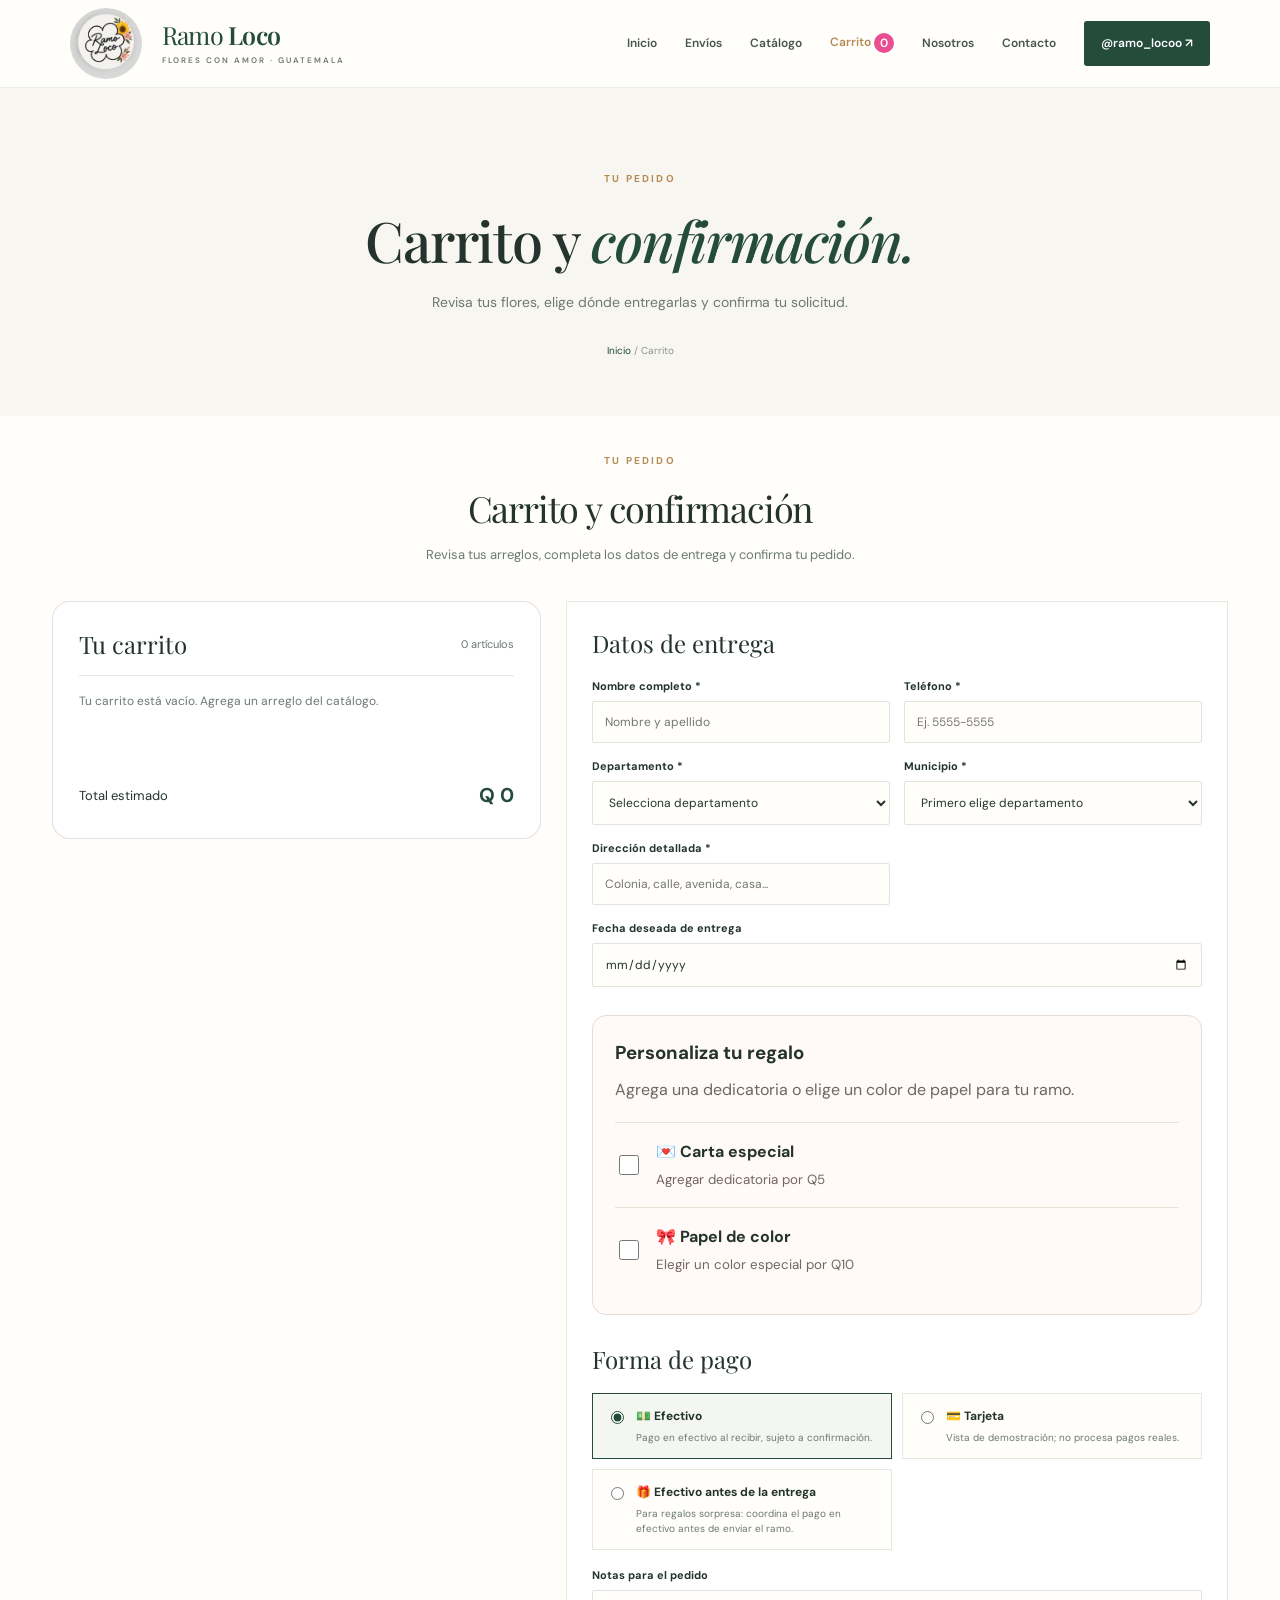
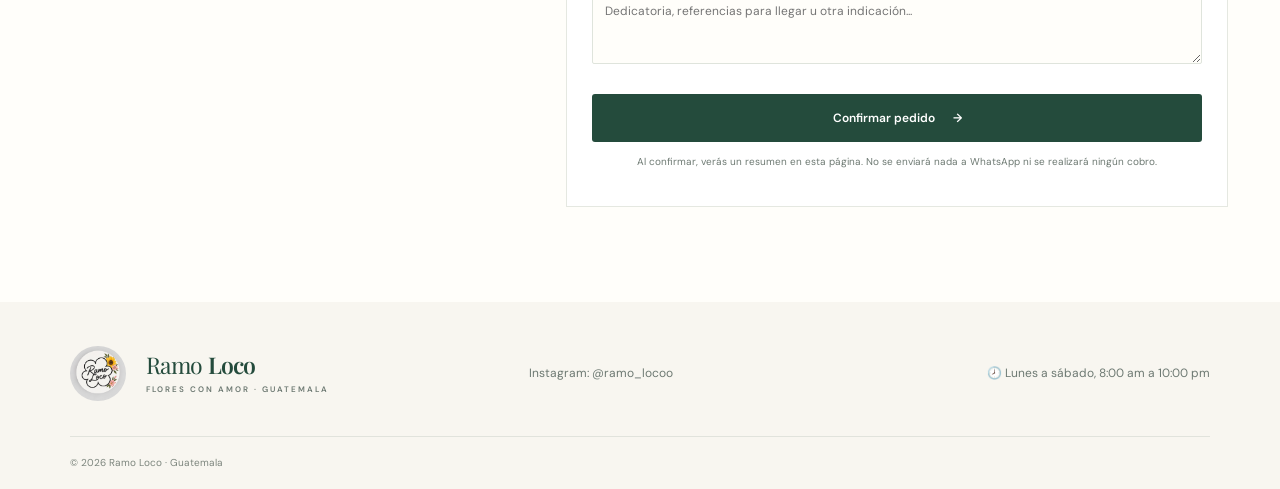
<file: carrito.html>
<!DOCTYPE html>
<html lang="es">
 <head>
  <meta charset="utf-8"/>
  <meta content="width=device-width, initial-scale=1.0" name="viewport"/>
  <title>
   Carrito | Ramo Loco
  </title>
  <link href="https://fonts.googleapis.com/css2?family=DM+Sans:wght@400;500;600;700&amp;family=Playfair+Display:wght@500;600;700&amp;display=swap" rel="stylesheet"/>
  <link href="styles.css" rel="stylesheet"/>
 </head>
 <body>
  <header class="site-header">
   <a class="brand" href="index.html">
    <img alt="Logo Ramo Loco" class="brand-logo" loading="lazy" src="logo-ramo-loco.png"/>
    <span>
     Ramo
     <b>
      Loco
     </b>
     <small>
      FLORES CON AMOR · GUATEMALA
     </small>
    </span>
   </a>
   <button aria-label="Abrir menú" class="menu-toggle" onclick="toggleMenu()">
    ☰
   </button>
   <nav class="nav" id="nav">
    <a href="index.html">
     Inicio
    </a>
    <a href="envios.html">
     Envíos
    </a>
    <a href="catalogo.html">
     Catálogo
    </a>
    <a class="active" href="carrito.html">
     Carrito
     <span class="cart-nav-count" id="cartNavCount">
      0
     </span>
    </a>
    <a href="nosotros.html">
     Nosotros
    </a>
    <a href="contacto.html">
     Contacto
    </a>
    <a class="nav-cta" href="https://www.instagram.com/ramo_locoo/" rel="noopener noreferrer" target="_blank">
     @ramo_locoo ↗
    </a>
   </nav>
  </header>
  <main>
   <section class="page-hero">
    <span class="eyebrow">
     TU PEDIDO
    </span>
    <h1>
     Carrito y
     <em>
      confirmación.
     </em>
    </h1>
    <p>
     Revisa tus flores, elige dónde entregarlas y confirma tu solicitud.
    </p>
    <div class="breadcrumbs">
     <a href="index.html">
      Inicio
     </a>
     / Carrito
    </div>
   </section>
   <section class="checkout-area section-wrap" id="checkout">
    <div class="checkout-heading">
     <span class="eyebrow">
      TU PEDIDO
     </span>
     <h2>
      Carrito y confirmación
     </h2>
     <p>
      Revisa tus arreglos, completa los datos de entrega y confirma tu pedido.
     </p>
    </div>
    <div class="checkout-layout">
     <section class="cart-panel">
      <div class="panel-title">
       <h3>
        Tu carrito
       </h3>
       <span id="cartCount">
        0 artículos
       </span>
      </div>
      <div class="cart-items" id="cartItems">
       <p class="empty-cart">
        Tu carrito está vacío. Agrega un arreglo del catálogo.
       </p>
      </div>
      <div class="cart-total">
       <span>
        Total estimado
       </span>
       <strong id="cartTotal">
        Q 0
       </strong>
      </div>
     </section>
     <form class="order-form" id="orderForm" onsubmit="confirmOrder(event)">
      <h3>
       Datos de entrega
      </h3>
      <div class="form-grid">
       <div class="field">
        <label for="buyerName">
         Nombre completo *
        </label>
        <input id="buyerName" placeholder="Nombre y apellido" required=""/>
       </div>
       <div class="field">
        <label for="buyerPhone">
         Teléfono *
        </label>
        <input id="buyerPhone" placeholder="Ej. 5555-5555" required="" type="tel"/>
       </div>
       <div class="field">
        <label for="department">
         Departamento *
        </label>
        <select id="department" onchange="updateMunicipalities()" required="">
         <option value="">
          Selecciona departamento
         </option>
        </select>
       </div>
       <div class="field">
        <label for="municipality">
         Municipio *
        </label>
        <select id="municipality" onchange="updateZones()" required="">
         <option value="">
          Primero elige departamento
         </option>
        </select>
       </div>
       <div class="field">
        <label for="address">
         Dirección detallada *
        </label>
        <input id="address" placeholder="Colonia, calle, avenida, casa..." required=""/>
       </div>
       <div class="field full">
        <label for="deliveryDate">
         Fecha deseada de entrega
        </label>
        <input id="deliveryDate" type="date"/>
       </div>
      </div>
      <section aria-label="Personalización del ramo" class="extras-section">
       <h3>
        Personaliza tu regalo
       </h3>
       <p class="extras-description">
        Agrega una dedicatoria o elige un color de papel para tu ramo.
       </p>
       <label class="extra-toggle">
        <input id="addLetter" onchange="toggleExtras()" type="checkbox"/>
        <span>
         <b>
          💌 Carta especial
         </b>
         <small>
          Agregar dedicatoria por Q5
         </small>
        </span>
       </label>
       <div class="extra-detail" hidden="" id="letterOptions">
        <label for="letterMessage">
         Escribe tu carta especial
        </label>
        <textarea disabled="" id="letterMessage" maxlength="600" placeholder="Escribe aquí el mensaje que acompañará tus flores..." rows="4"></textarea>
        <small>
         Máximo 600 caracteres.
        </small>
       </div>
       <label class="extra-toggle">
        <input id="addPaper" onchange="toggleExtras()" type="checkbox"/>
        <span>
         <b>
          🎀 Papel de color
         </b>
         <small>
          Elegir un color especial por Q10
         </small>
        </span>
       </label>
       <div class="extra-detail" hidden="" id="paperOptions">
        <label for="paperColor">
         Color del papel
        </label>
        <select disabled="" id="paperColor">
         <option value="">
          Selecciona un color
         </option>
         <option>
          Rosa pastel
         </option>
         <option>
          Rosa fuerte
         </option>
         <option>
          Rojo
         </option>
         <option>
          Blanco
         </option>
         <option>
          Negro
         </option>
         <option>
          Crema
         </option>
         <option>
          Lila
         </option>
         <option>
          Celeste
         </option>
         <option>
          Verde
         </option>
         <option>
          Amarillo
         </option>
         <option>
          Otro (indicar en notas)
         </option>
        </select>
       </div>
      </section>
      <h3 class="payment-title">
       Forma de pago
      </h3>
      <div class="payment-options">
       <label class="payment-choice">
        <input checked="" name="payment" onchange="toggleCardFields()" type="radio" value="Efectivo contra entrega"/>
        <span>
         <b>
          💵 Efectivo
         </b>
         <small>
          Pago en efectivo al recibir, sujeto a confirmación.
         </small>
        </span>
       </label>
       <label class="payment-choice">
        <input name="payment" onchange="toggleCardFields()" type="radio" value="Tarjeta (demo)"/>
        <span>
         <b>
          💳 Tarjeta
         </b>
         <small>
          Vista de demostración; no procesa pagos reales.
         </small>
        </span>
       </label>
       <label class="payment-choice">
        <input name="payment" onchange="toggleCardFields()" type="radio" value="Efectivo anticipado (pedido sorpresa)"/>
        <span>
         <b>
          🎁 Efectivo antes de la entrega
         </b>
         <small>
          Para regalos sorpresa: coordina el pago en efectivo antes de enviar el ramo.
         </small>
        </span>
       </label>
      </div>
      <div class="card-demo" hidden="" id="cardFields">
       <div class="demo-warning">
        Modo demostración: no ingreses datos reales de tu tarjeta. Para cobrar de verdad se debe integrar una pasarela de pago segura.
       </div>
       <div class="visual-card">
        <span>
         Ramo Loco
        </span>
        <span class="chip">
         ▦
        </span>
        <strong id="cardPreviewNumber">
         •••• •••• •••• ••••
        </strong>
        <div>
         <span id="cardPreviewName">
          NOMBRE DEL TITULAR
         </span>
         <span id="cardPreviewExpiry">
          MM/AA
         </span>
        </div>
       </div>
       <div class="form-grid">
        <div class="field full">
         <label for="cardName">
          Nombre del titular 
         </label>
         <input autocomplete="off" id="cardName" oninput="updateCardPreview()" placeholder="NOMBRE DEL TITULAR"/>
        </div>
        <div class="field full">
         <label for="cardNumber">
          Número de tarjeta 
         </label>
         <input autocomplete="off" id="cardNumber" inputmode="numeric" maxlength="19" oninput="formatCardNumber()" placeholder="0000 0000 0000 0000"/>
        </div>
        <div class="field">
         <label for="cardExpiry">
          Vencimiento 
         </label>
         <input autocomplete="off" id="cardExpiry" maxlength="5" oninput="formatExpiry();updateCardPreview()" placeholder="MM/AA"/>
        </div>
        <div class="field">
         <label for="cardCvv">
          CVV 
         </label>
         <input autocomplete="off" id="cardCvv" inputmode="numeric" maxlength="4" placeholder="123"/>
        </div>
       </div>
      </div>
      <div class="field">
       <label for="orderNotes">
        Notas para el pedido
       </label>
       <textarea id="orderNotes" placeholder="Dedicatoria, referencias para llegar u otra indicación..." rows="3"></textarea>
      </div>
      <button class="btn btn-primary btn-full confirm-btn" type="submit">
       Confirmar pedido
       <span>
        →
       </span>
      </button>
      <p class="form-note">
       Al confirmar, verás un resumen en esta página. No se enviará nada a WhatsApp ni se realizará ningún cobro.
      </p>
     </form>
    </div>
    <div aria-live="polite" class="confirmation-panel" hidden="" id="confirmation" role="status">
    </div>
   </section>
  </main>
  <footer class="footer">
   <div class="footer-main">
    <a class="brand brand-footer" href="index.html">
     <img alt="Logo Ramo Loco" class="brand-logo" loading="lazy" src="logo-ramo-loco.png"/>
     <span>
      Ramo
      <b>
       Loco
      </b>
      <small>
       FLORES CON AMOR · GUATEMALA
      </small>
     </span>
    </a>
    <p>
     Instagram:
     <a href="https://www.instagram.com/ramo_locoo/" rel="noopener noreferrer" target="_blank">
      @ramo_locoo
     </a>
    </p>
    <p>
     🕗 Lunes a sábado, 8:00 am a 10:00 pm
    </p>
   </div>
   <div class="footer-bottom">
    <span>
     © 2026 Ramo Loco · Guatemala
    </span>
   </div>
  </footer>
  <script src="main.js">
  </script>
 </body>
</html>
</file>
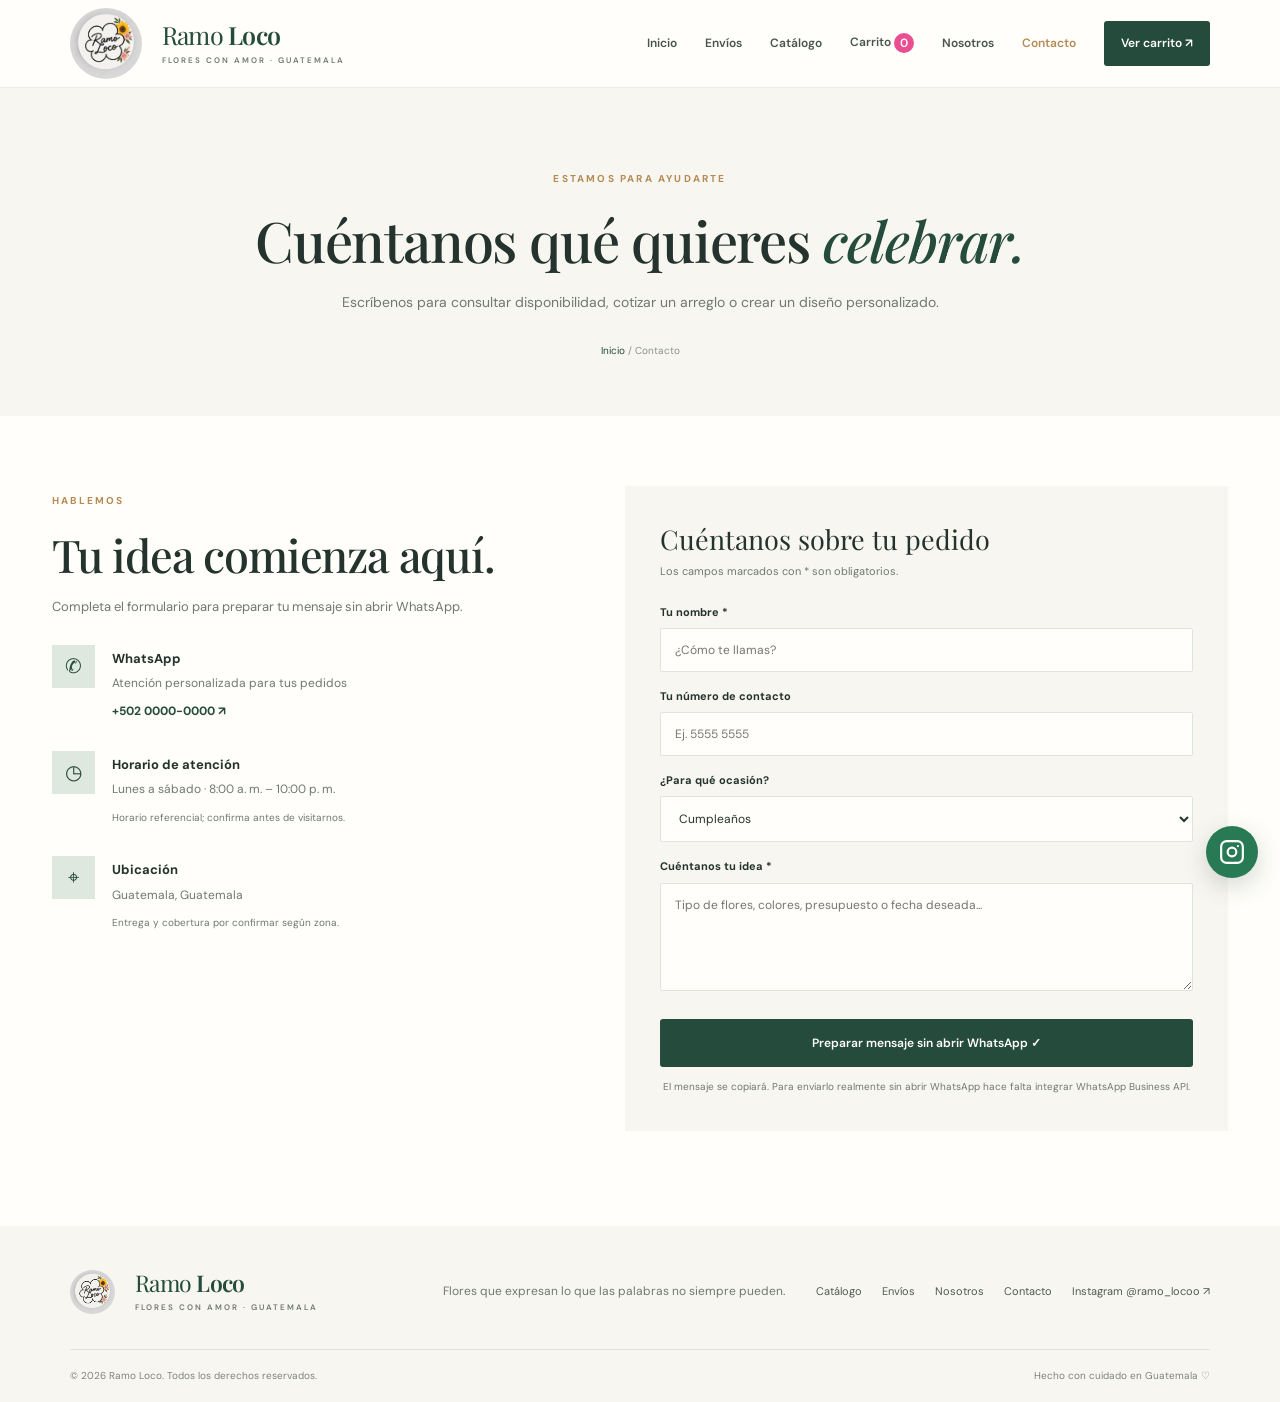
<file: contacto.html>
<!DOCTYPE html>
<html lang="es">
 <head>
  <meta charset="utf-8"/>
  <meta content="width=device-width, initial-scale=1.0" name="viewport"/>
  <title>
   Ramo Loco | Floristería
  </title>
  <link href="https://fonts.googleapis.com/css2?family=DM+Sans:wght@400;500;600;700&amp;family=Playfair+Display:wght@500;600;700&amp;display=swap" rel="stylesheet"/>
  <link href="styles.css" rel="stylesheet"/>
 </head>
 <body>
  <header class="site-header">
   <a class="brand" href="index.html">
    <img alt="Logo Ramo Loco" class="brand-logo" loading="lazy" src="logo-ramo-loco.png"/>
   <span>
     Ramo
     <b>
      Loco
     </b>
     <small>
      FLORES CON AMOR · GUATEMALA
     </small>
    </span>
   </a>
   <button aria-label="Abrir menú" class="menu-toggle" onclick="toggleMenu()">
    ☰
   </button>
   <nav class="nav" id="nav">
    <a href="index.html">
     Inicio
    </a>
    <a href="envios.html">
     Envíos
    </a>
    <a href="catalogo.html">
     Catálogo
    </a>
    <a href="carrito.html">
     Carrito
     <span class="cart-nav-count" id="cartNavCount">
      0
     </span>
    </a>
    
    <a href="nosotros.html">
     Nosotros
    </a>
    <a class="active" href="contacto.html">
     Contacto
    </a>
    <a class="nav-cta" href="carrito.html">
     Ver carrito ↗
    </a>
   </nav>
  </header>
  <main>
   <section class="page-hero">
    <span class="eyebrow">
     ESTAMOS PARA AYUDARTE
    </span>
    <h1>
     Cuéntanos qué quieres
     <em>
      celebrar.
     </em>
    </h1>
    <p>
     Escríbenos para consultar disponibilidad, cotizar un arreglo o crear un diseño personalizado.
    </p>
    <div class="breadcrumbs">
     <a href="index.html">
      Inicio
     </a>
     / Contacto
    </div>
   </section>
   <section class="contact-layout section-wrap">
    <div class="contact-details">
     <span class="eyebrow">
      HABLEMOS
     </span>
     <h2>
      Tu idea comienza aquí.
     </h2>
     <p class="muted">
      Completa el formulario para preparar tu mensaje sin abrir WhatsApp.
     </p>
     <div class="contact-method">
      <span>
       ✆
      </span>
      <div>
       <b>
        WhatsApp
       </b>
       <p>
        Atención personalizada para tus pedidos
       </p>
       <a href="https://www.instagram.com/ramo_locoo/" rel="noopener noreferrer" target="_blank">
        +502 0000-0000 ↗
       </a>
      </div>
     </div>
     <div class="contact-method">
      <span>
       ◷
      </span>
      <div>
       <b>
        Horario de atención
       </b>
       <p>
        Lunes a sábado · 8:00 a. m. – 10:00 p. m.
       </p>
       <small>
        Horario referencial; confirma antes de visitarnos.
       </small>
      </div>
     </div>
     <div class="contact-method">
      <span>
       ⌖
      </span>
      <div>
       <b>
        Ubicación
       </b>
       <p>
        Guatemala, Guatemala
       </p>
       <small>
        Entrega y cobertura por confirmar según zona.
       </small>
      </div>
     </div>
    </div>
    <form class="contact-form" onsubmit="sendWhatsApp(event)">
     <h3>
      Cuéntanos sobre tu pedido
     </h3>
     <p>
      Los campos marcados con * son obligatorios.
     </p>
     <label for="name">
      Tu nombre *
     </label>
     <input id="name" name="name" placeholder="¿Cómo te llamas?" required=""/>
     <label for="phone">
      Tu número de contacto
     </label>
     <input id="phone" name="phone" placeholder="Ej. 5555 5555" type="tel"/>
     <label for="occasion">
      ¿Para qué ocasión?
     </label>
     <select id="occasion" name="occasion">
      <option>
       Cumpleaños
      </option>
      <option>
       Aniversario
      </option>
      <option>
       Graduación
      </option>
      <option>
       Agradecimiento
      </option>
      <option>
       Condolencias
      </option>
      <option>
       Solo porque sí
      </option>
      <option>
       Otra ocasión
      </option>
     </select>
     <label for="message">
      Cuéntanos tu idea *
     </label>
     <textarea id="message" name="message" placeholder="Tipo de flores, colores, presupuesto o fecha deseada..." required="" rows="5"></textarea>
     <button class="btn btn-primary btn-full" type="submit">
      Preparar mensaje sin abrir WhatsApp ✓
     </button>
     <small class="form-note">
      El mensaje se copiará. Para enviarlo realmente sin abrir WhatsApp hace falta integrar WhatsApp Business API.
     </small>
     <div aria-live="polite" class="confirmation-panel" hidden="" id="contactStatus">
     </div>
    </form>
   </section>
  </main>
  <footer class="footer">
   <div class="footer-main">
    <a class="brand brand-footer" href="index.html">
     <img alt="Logo Ramo Loco" class="brand-logo" loading="lazy" src="logo-ramo-loco.png"/>
     <span>
     Ramo
     <b>
      Loco
     </b>
     <small>
      FLORES CON AMOR · GUATEMALA
     </small>
    </span>
    </a>
    <p>
     Flores que expresan lo que las palabras no siempre pueden.
    </p>
    <div class="footer-links">
     <a href="catalogo.html">
      Catálogo
     </a>
     
     <a href="envios.html">
      Envíos
     </a>
     <a href="nosotros.html">
      Nosotros
     </a>
     <a href="contacto.html">
      Contacto
     </a>
     <a href="https://www.instagram.com/ramo_locoo/" rel="noopener noreferrer" target="_blank">
      Instagram @ramo_locoo ↗
     </a>
    </div>
   </div>
   <div class="footer-bottom">
    <span>
     © 2026 Ramo Loco. Todos los derechos reservados.
    </span>
    <span>
     Hecho con cuidado en Guatemala ♡
    </span>
   </div>
  </footer>
  <a class="whatsapp-float"
   href="https://www.instagram.com/ramo_locoo/"
   target="_blank"
   rel="noopener noreferrer"
   aria-label="Visitar Instagram de Ramo Loco">

  <svg xmlns="http://www.w3.org/2000/svg"
       width="26"
       height="26"
       viewBox="0 0 24 24"
       fill="none"
       stroke="currentColor"
       stroke-width="2"
       stroke-linecap="round"
       stroke-linejoin="round">

    <rect x="2" y="2" width="20" height="20" rx="5"/>
    <circle cx="12" cy="12" r="4"/>
    <circle cx="17.5" cy="6.5" r="1" fill="currentColor" stroke="none"/>

  </svg>
</a>
  <script src="main.js">
  </script>
  <script>
   async function sendWhatsApp(e){e.preventDefault();const f=e.currentTarget;const data=new FormData(f);const name=(data.get('name')||'').toString();const phone=(data.get('phone')||'').toString();const occasion=(data.get('occasion')||'').toString();const message=(data.get('message')||'').toString();const text=`Hola Ramo Loco, soy ${name}.\nTeléfono: ${phone}\nOcasión: ${occasion}\nMensaje: ${message}`;const status=document.getElementById('contactStatus');let copied=false;try{await navigator.clipboard.writeText(text);copied=true;}catch(err){}status.replaceChildren();const title=document.createElement('h3');title.textContent=copied?'Mensaje copiado ✓':'Mensaje preparado';const p=document.createElement('p');p.textContent='No se abrió WhatsApp ni se envió el mensaje automáticamente. Puedes copiarlo y compartirlo:';const textarea=document.createElement('textarea');textarea.rows=5;textarea.readOnly=true;textarea.value=text;const btn=document.createElement('button');btn.type='button';btn.className='btn btn-primary';btn.textContent='Copiar mensaje';btn.addEventListener('click',async()=>{try{await navigator.clipboard.writeText(text);btn.textContent='Copiado ✓';}catch(e){textarea.focus();textarea.select();}});status.append(title,p,textarea,btn);status.hidden=false;status.scrollIntoView({behavior:'smooth',block:'center'});}
  </script>
 </body>
</html>
</file>
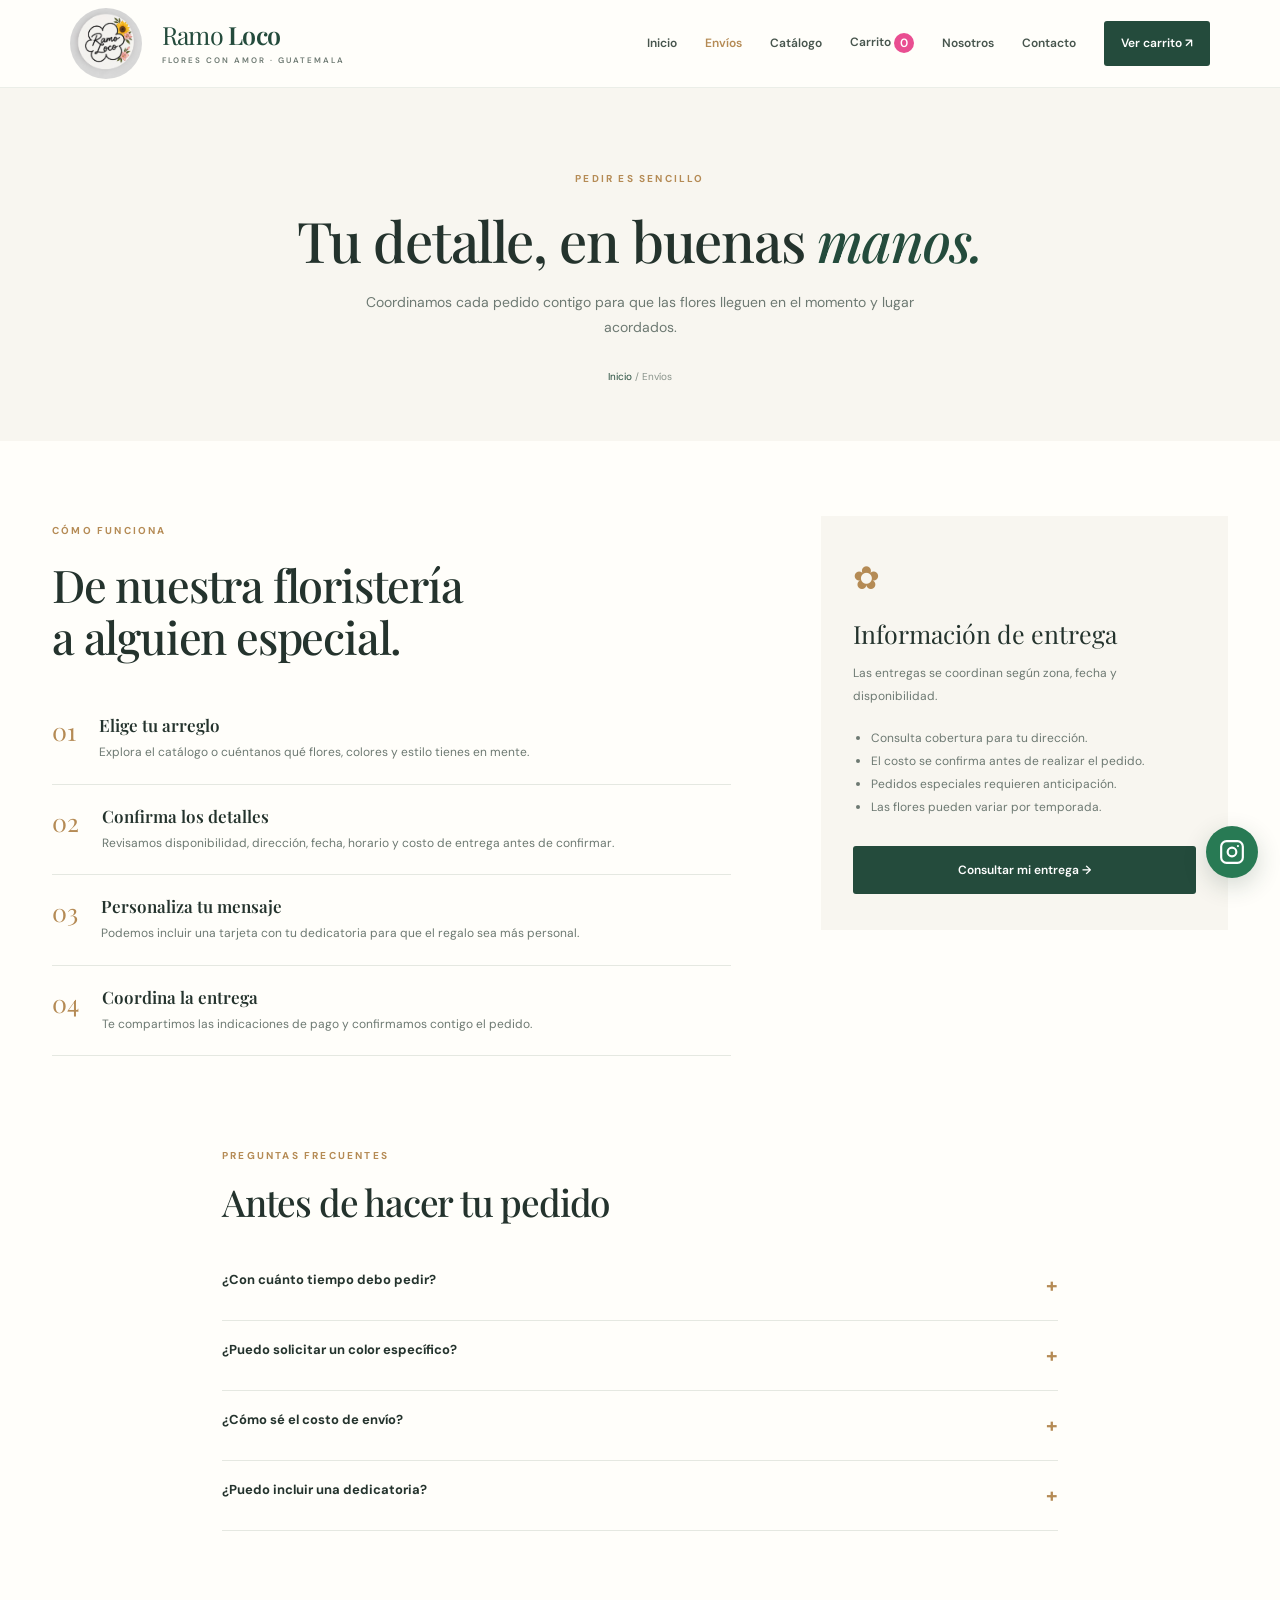
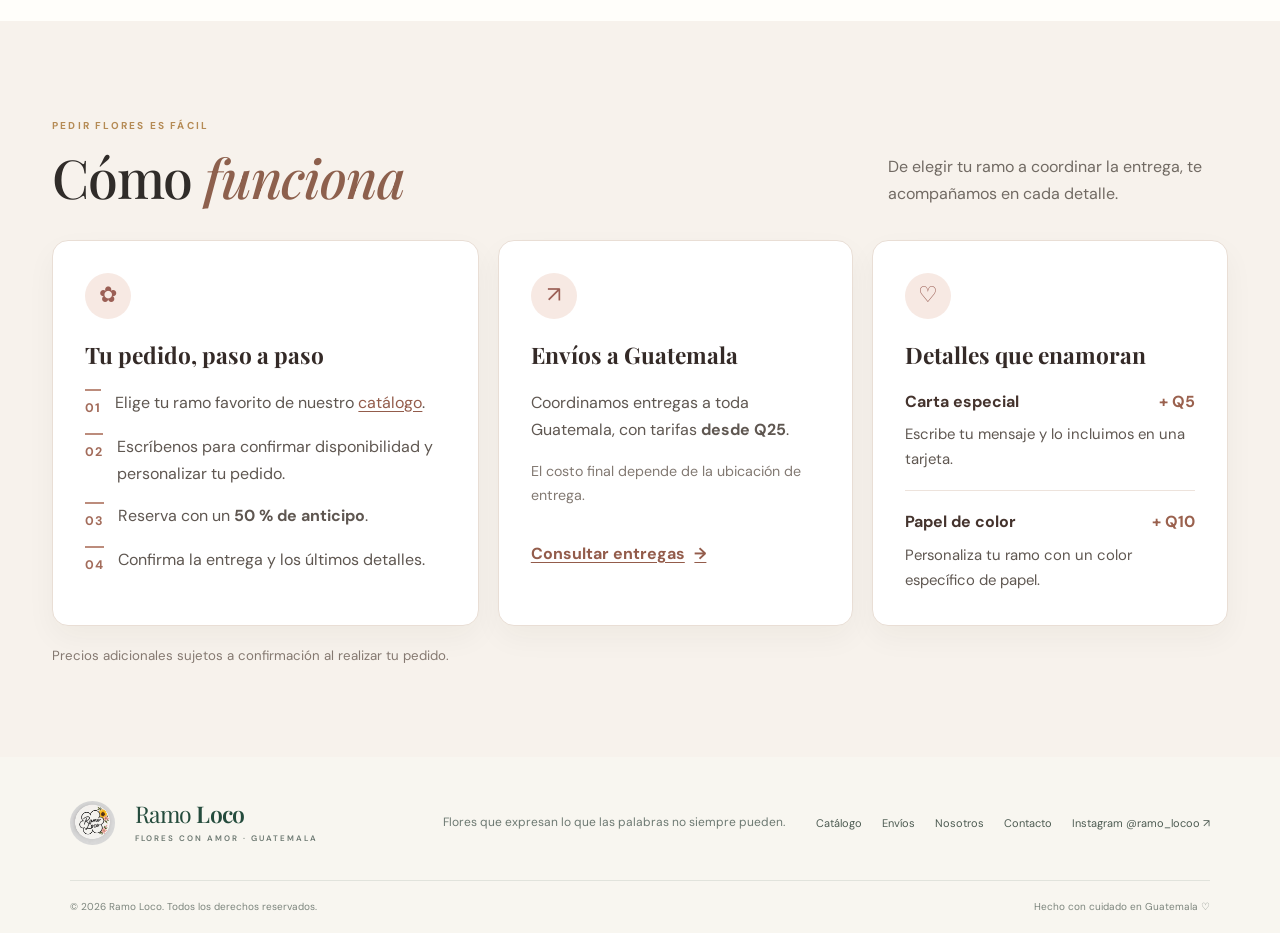
<file: envios.html>
<!DOCTYPE html>
<html lang="es">
 <head>
  <meta charset="utf-8"/>
  <meta content="width=device-width, initial-scale=1.0" name="viewport"/>
  <title>
   Ramo Loco | Floristería
  </title>
  <link href="https://fonts.googleapis.com/css2?family=DM+Sans:wght@400;500;600;700&amp;family=Playfair+Display:wght@500;600;700&amp;display=swap" rel="stylesheet"/>
  <link href="styles.css" rel="stylesheet"/>
 </head>
 <body>
  <header class="site-header">
   <a class="brand" href="index.html">
    <img alt="Logo Ramo Loco" class="brand-logo" loading="lazy" src="logo-ramo-loco.png"/>
   <span>
     Ramo
     <b>
      Loco
     </b>
     <small>
      FLORES CON AMOR · GUATEMALA
     </small>
    </span>
   </a>
   <button aria-label="Abrir menú" class="menu-toggle" onclick="toggleMenu()">
    ☰
   </button>
   <nav class="nav" id="nav">
    <a href="index.html">
     Inicio
    </a>
     <a class="active" href="envios.html">
     Envíos
    </a>
    <a href="catalogo.html">
     Catálogo
    </a>
    <a href="carrito.html">
     Carrito
     <span class="cart-nav-count" id="cartNavCount">
      0
     </span>
    </a>
   
    <a href="nosotros.html">
     Nosotros
    </a>
    <a href="contacto.html">
     Contacto
    </a>
    <a class="nav-cta" href="carrito.html">
     Ver carrito ↗
    </a>
   </nav>
  </header>
  <main>
   <section class="page-hero">
    <span class="eyebrow">
     PEDIR ES SENCILLO
    </span>
    <h1>
     Tu detalle, en buenas
     <em>
      manos.
     </em>
    </h1>
    <p>
     Coordinamos cada pedido contigo para que las flores lleguen en el momento y lugar acordados.
    </p>
    <div class="breadcrumbs">
     <a href="index.html">
      Inicio
     </a>
     / Envíos
    </div>
   </section>
   <section class="section-wrap shipping-layout">
    <div class="shipping-main">
     <span class="eyebrow">
      CÓMO FUNCIONA
     </span>
     <h2>
      De nuestra floristería
      <br/>
      a alguien especial.
     </h2>
     <div class="steps">
      <article>
       <span>
        01
       </span>
       <div>
        <h3>
         Elige tu arreglo
        </h3>
        <p>
         Explora el catálogo o cuéntanos qué flores, colores y estilo tienes en mente.
        </p>
       </div>
      </article>
      <article>
       <span>
        02
       </span>
       <div>
        <h3>
         Confirma los detalles
        </h3>
        <p>
         Revisamos disponibilidad, dirección, fecha, horario y costo de entrega antes de confirmar.
        </p>
       </div>
      </article>
      <article>
       <span>
        03
       </span>
       <div>
        <h3>
         Personaliza tu mensaje
        </h3>
        <p>
         Podemos incluir una tarjeta con tu dedicatoria para que el regalo sea más personal.
        </p>
       </div>
      </article>
      <article>
       <span>
        04
       </span>
       <div>
        <h3>
         Coordina la entrega
        </h3>
        <p>
         Te compartimos las indicaciones de pago y confirmamos contigo el pedido.
        </p>
       </div>
      </article>
     </div>
    </div>
    <aside class="shipping-card">
     <div class="shipping-icon">
      ✿
     </div>
     <h3>
      Información de entrega
     </h3>
     <p>
      Las entregas se coordinan según zona, fecha y disponibilidad.
     </p>
     <ul>
      <li>
       Consulta cobertura para tu dirección.
      </li>
      <li>
       El costo se confirma antes de realizar el pedido.
      </li>
      <li>
       Pedidos especiales requieren anticipación.
      </li>
      <li>
       Las flores pueden variar por temporada.
      </li>
     </ul>
     <a class="btn btn-primary btn-full" href="contacto.html">
      Consultar mi entrega →
     </a>
    </aside>
   </section>
   <section class="faq section-wrap">
    <span class="eyebrow">
     PREGUNTAS FRECUENTES
    </span>
    <h2>
     Antes de hacer tu pedido
    </h2>
    <details>
     <summary>
      ¿Con cuánto tiempo debo pedir?
     </summary>
     <p>
      Para arreglos personalizados recomendamos consultar con anticipación. La disponibilidad puede cambiar según la fecha.
     </p>
    </details>
    <details>
     <summary>
      ¿Puedo solicitar un color específico?
     </summary>
     <p>
      Sí. Cuéntanos tu paleta de colores y haremos lo posible por adaptarla a las flores disponibles.
     </p>
    </details>
    <details>
     <summary>
      ¿Cómo sé el costo de envío?
     </summary>
     <p>
      Compártenos la zona o dirección de entrega y te confirmaremos el costo antes de que aceptes el pedido.
     </p>
    </details>
    <details>
     <summary>
      ¿Puedo incluir una dedicatoria?
     </summary>
     <p>
      Claro. Envíanos el texto que deseas incluir y confirmaremos las opciones de tarjeta disponibles.
     </p>
    </details>
   </section>
  
<section class="how-it-works" aria-labelledby="how-title">
  <div class="section-wrap">
    <div class="how-heading">
      <div><span class="eyebrow">PEDIR FLORES ES FÁCIL</span><h2 id="how-title">Cómo <em>funciona</em></h2></div>
      <p>De elegir tu ramo a coordinar la entrega, te acompañamos en cada detalle.</p>
    </div>
    <div class="how-grid">
      <article class="how-card how-steps">
        <span class="how-card-icon" aria-hidden="true">✿</span>
        <h3>Tu pedido, paso a paso</h3>
        <ol class="how-step-list">
          <li><span>01</span><p>Elige tu ramo favorito de nuestro <a href="catalogo.html">catálogo</a>.</p></li>
          <li><span>02</span><p>Escríbenos para confirmar disponibilidad y personalizar tu pedido.</p></li>
          <li><span>03</span><p>Reserva con un <strong>50 % de anticipo</strong>.</p></li>
          <li><span>04</span><p>Confirma la entrega y los últimos detalles.</p></li>
        </ol>
      </article>
      <article class="how-card">
        <span class="how-card-icon" aria-hidden="true">↗</span>
        <h3>Envíos a Guatemala</h3>
        <p>Coordinamos entregas a toda Guatemala, con tarifas <strong>desde Q25</strong>.</p>
        <p class="how-card-muted">El costo final depende de la ubicación de entrega.</p>
        <a class="how-card-link" href="envios.html">Consultar entregas <span aria-hidden="true">→</span></a>
      </article>
      <article class="how-card">
        <span class="how-card-icon" aria-hidden="true">♡</span>
        <h3>Detalles que enamoran</h3>
        <div class="how-extra"><strong>Carta especial <span>+ Q5</span></strong><p>Escribe tu mensaje y lo incluimos en una tarjeta.</p></div>
        <div class="how-extra"><strong>Papel de color <span>+ Q10</span></strong><p>Personaliza tu ramo con un color específico de papel.</p></div>
      </article>
    </div>
    <p class="how-footnote">Precios adicionales sujetos a confirmación al realizar tu pedido.</p>
  </div>
</section>

</main>
  <footer class="footer">
   <div class="footer-main">
    <a class="brand brand-footer" href="index.html">
     <img alt="Logo Ramo Loco" class="brand-logo" loading="lazy" src="logo-ramo-loco.png"/>
    <span>
     Ramo
     <b>
      Loco
     </b>
     <small>
      FLORES CON AMOR · GUATEMALA
     </small>
    </span>
    </a>
    <p>
     Flores que expresan lo que las palabras no siempre pueden.
    </p>
    <div class="footer-links">
     <a href="catalogo.html">
      Catálogo
     </a>
     
     <a href="envios.html">
      Envíos
     </a>
     <a href="nosotros.html">
      Nosotros
     </a>
     <a href="contacto.html">
      Contacto
     </a>
     <a href="https://www.instagram.com/ramo_locoo/" rel="noopener noreferrer" target="_blank">
      Instagram @ramo_locoo ↗
     </a>
    </div>
   </div>
   <div class="footer-bottom">
    <span>
     © 2026 Ramo Loco. Todos los derechos reservados.
    </span>
    <span>
     Hecho con cuidado en Guatemala ♡
    </span>
   </div>
  </footer>
 <a class="whatsapp-float"
   href="https://www.instagram.com/ramo_locoo/"
   target="_blank"
   rel="noopener noreferrer"
   aria-label="Visitar Instagram de Ramo Loco">

  <svg xmlns="http://www.w3.org/2000/svg"
       width="26"
       height="26"
       viewBox="0 0 24 24"
       fill="none"
       stroke="currentColor"
       stroke-width="2"
       stroke-linecap="round"
       stroke-linejoin="round">

    <rect x="2" y="2" width="20" height="20" rx="5"/>
    <circle cx="12" cy="12" r="4"/>
    <circle cx="17.5" cy="6.5" r="1" fill="currentColor" stroke="none"/>

  </svg>
</a>
  <script src="main.js">
  </script>
 </body>
</html>
</file>
<file: styles.css>
:root {
  --forest:#244b3c;
  --forest-dark:#17382d;
  --sage:#dfe8df;
  --cream:#f8f6f0;
  --paper:#fffefa;
  --gold:#b58b55;
  --ink:#24332d;
  --muted:#6d7972;
  --line:#e5e8e1;
  --serif:"Playfair Display",Georgia,serif;
  --sans:"DM Sans",Arial,sans-serif
}

* {
  box-sizing:border-box
}

html {
  scroll-behavior:smooth
}

body {
  margin:0;
  background:var(--paper);
  color:var(--ink);
  font-family:var(--sans);
  line-height:1.65
}

a {
  color:inherit;
  text-decoration:none
}

img {
  display:block;
  width:100%;
  height:100%;
  object-fit:cover
}

.site-header {
  height:88px;
  padding:0 max(5.5%,calc((100% - 1240px)/2));
  display:flex;
  align-items:center;
  justify-content:space-between;
  background:rgba(255,254,250,.97);
  border-bottom:1px solid rgba(36,75,60,.09);
  position:sticky;
  top:0;
  z-index:20
}

.brand {
  display:flex;
  align-items:center;
  gap:10px;
  color:var(--forest);
  font-family:var(--serif);
  font-size:25px;
  line-height:1.05;
  letter-spacing:-.7px
}

.brand b {
  font-weight:600
}

.brand-mark {
  font-size:32px;
  color:var(--gold)
}

.brand small {
  display:block;
  font:600 8px var(--sans);
  letter-spacing:2px;
  color:var(--muted);
  margin-top:7px
}

.nav {
  display:flex;
  align-items:center;
  gap:28px;
  font-size:12px;
  font-weight:600;
  color:#47554d
}

.nav>a:not(.nav-cta) {
  transition:color .2s
}

.nav>a:hover,.nav>a.active {
  color:var(--gold)
}

.nav-cta {
  background:var(--forest);
  color:white;
  padding:13px 17px;
  border-radius:3px
}

.nav-cta:hover {
  background:var(--forest-dark)
}

.menu-toggle {
  display:none;
  background:none;
  border:0;
  font-size:25px;
  color:var(--forest)
}

.hero {
  position:relative;
  display:grid;
  grid-template-columns:1fr .92fr;
  min-height:590px;
  background:var(--cream);
  padding-left:max(5.5%,calc((100% - 1240px)/2));
  overflow:hidden
}

.hero-content {
  padding:92px 35px 55px 0;
  z-index:1
}

.eyebrow {
  font-size:10px;
  letter-spacing:2.2px;
  font-weight:700;
  color:var(--gold);
  display:inline-flex;
  align-items:center;
  gap:10px
}

.eyebrow-line {
  width:28px;
  height:1px;
  background:var(--gold)
}

h1,h2,h3,p {
  margin-top:0
}

h1,h2 {
  font-family:var(--serif);
  font-weight:500;
  letter-spacing:-1.2px;
  line-height:1.14
}

h1 {
  font-size:clamp(42px,5vw,66px);
  margin:23px 0
}

h1 em,h2 em {
  color:var(--forest);
  font-weight:500
}

 .hero-content>p {
  font-size:15px;
  line-height:1.9;
  color:var(--muted);
  max-width:450px
}

.hero-actions {
  display:flex;
  align-items:center;
  gap:27px;
  margin-top:30px
}

.btn {
  display:inline-flex;
  align-items:center;
  justify-content:center;
  gap:18px;
  padding:15px 22px;
  border-radius:3px;
  font:600 12px var(--sans);
  border:1px solid transparent;
  cursor:pointer;
  transition:.2s
}

.btn-primary {
  background:var(--forest);
  color:#fff
}

.btn-primary:hover {
  background:var(--forest-dark);
  transform:translateY(-1px)
}

.btn-outline {
  border-color:var(--forest);
  color:var(--forest)
}

.btn-outline:hover {
  background:var(--forest);
  color:#fff
}

.btn-light {
  background:var(--paper);
  color:var(--forest)
}

.btn-full {
  width:100%
}

.text-link {
  font-size:12px;
  font-weight:700;
  color:var(--forest);
  border-bottom:1px solid #bdc9bd;
  padding-bottom:5px
}

.trust-row {
  display:flex;
  flex-wrap:wrap;
  gap:20px;
  margin-top:53px;
  font-size:10px;
  color:#68766c
}

.hero-visual {
  position:relative;
  min-height:590px
}

.hero-visual:before {
  content:"";
  position:absolute;
  inset:0;
  background:linear-gradient(90deg,var(--cream),transparent 27%);
  z-index:1;
  pointer-events:none
}

.hero-visual img {
  object-position:center
}

.hero-note {
  position:absolute;
  bottom:24px;
  right:5.5%;
  display:flex;
  gap:22px;
  color:white;
  font-size:10px;
  letter-spacing:1px;
  z-index:2
}

.intro {
  display:grid;
  grid-template-columns:1fr .8fr;
  gap:90px;
  padding-top:100px;
  padding-bottom:100px;
  align-items:center
}

.intro h2,.promise h2,.about-text h2,.shipping-main h2,.contact-details h2 {
  font-size:clamp(32px,4vw,45px);
  margin:17px 0
}

.intro-copy p,.promise-copy>p,.about-text p {
  font-size:14px;
  color:var(--muted);
  line-height:1.95
}

.intro-copy .text-link {
  display:inline-block;
  margin-top:12px
}

.section-wrap {
  max-width:1240px;
  margin:0 auto;
  padding-left:32px;
  padding-right:32px
}

.featured {
  background:#f5f5ef;
  padding:76px 0 90px
}

.section-heading {
  display:flex;
  justify-content:space-between;
  align-items:end;
  margin-bottom:32px
}

.section-heading h2,.values h2,.faq h2 {
  font-size:37px;
  margin:13px 0 0
}

.product-grid {
  display:grid;
  grid-template-columns:repeat(3,minmax(0,1fr));
  gap:25px
}

.product-card {
  min-width:0
}

.product-image {
  height:330px;
  display:block;
  position:relative;
  overflow:hidden;
  background:var(--sage)
}

.product-image img {
  transition:transform .6s
}

.product-card:hover .product-image img {
  transform:scale(1.045)
}

.product-tag {
  position:absolute;
  top:14px;
  left:14px;
  background:var(--paper);
  color:var(--forest);
  font-size:9px;
  padding:7px 10px;
  letter-spacing:.5px
}

.product-info {
  display:flex;
  justify-content:space-between;
  gap:10px;
  padding:17px 0 9px
}

.product-info h3 {
  font:600 17px var(--serif);
  margin:0 0 4px
}

.product-info p {
  font-size:11px;
  color:var(--muted);
  margin:0;
  line-height:1.6
}

.product-info strong {
  font-size:13px;
  color:var(--forest);
  white-space:nowrap
}

.promise {
  display:grid;
  grid-template-columns:1fr 1fr;
  gap:80px;
  align-items:center;
  padding-top:100px;
  padding-bottom:100px
}

.promise-image {
  height:600px
}

.promise-copy>p {
  margin-bottom:25px
}

.promise-points {
  margin:25px 0 30px
}

.promise-points>div {
  display:flex;
  gap:18px;
  padding:16px 0;
  border-bottom:1px solid var(--line)
}

.promise-points>div>span {
  font:20px var(--serif);
  color:var(--gold)
}

.promise-points b {
  font-size:13px
}

.promise-points p {
  font-size:12px;
  color:var(--muted);
  margin:4px 0 0
}

.closing {
  background:var(--forest);
  color:white;
  text-align:center;
  padding:78px 24px 85px;
  position:relative;
  overflow:hidden
}

.closing:before,.closing:after {
  content:"✿";
  position:absolute;
  color:rgba(255,255,255,.08);
  font-size:150px
}

.closing:before {
  left:7%;
  top:4%
}

.closing:after {
  right:8%;
  bottom:-30px
}

.closing .eyebrow {
  color:#d7c09d
}

.closing h2 {
  font-size:43px;
  margin:18px 0 28px
}

.footer {
  background:#f8f6f0;
  padding:44px max(5.5%,calc((100% - 1240px)/2)) 0
}

.footer-main {
  display:grid;
  grid-template-columns:1fr 1fr auto;
  align-items:center;
  gap:30px;
  padding-bottom:35px
}

.brand-footer {
  font-size:23px
}

.footer-main>p {
  font-size:12px;
  color:var(--muted);
  margin:0
}

.footer-links {
  display:flex;
  gap:20px;
  font-size:11px;
  color:#4d5b52
}

.footer-links a:hover {
  color:var(--gold)
}

.footer-bottom {
  border-top:1px solid #e1e3dc;
  padding:18px 0;
  display:flex;
  justify-content:space-between;
  font-size:10px;
  color:#7c857d
}

.whatsapp-float {
  position:fixed;
  bottom:22px;
  right:22px;
  width:52px;
  height:52px;
  background:#287a54;
  color:white;
  border-radius:50%;
  display:grid;
  place-items:center;
  font-size:25px;
  box-shadow:0 8px 24px #193a2b30;
  z-index:15
}

.page-hero {
  background:var(--cream);
  text-align:center;
  padding:76px 20px 56px
}

.page-hero h1 {
  font-size:clamp(38px,5vw,56px);
  margin:18px 0
}

.page-hero p {
  max-width:610px;
  margin:0 auto;
  color:var(--muted);
  font-size:14px;
  line-height:1.8
}

.breadcrumbs {
  font-size:10px;
  color:#89938b;
  margin-top:28px
}

.breadcrumbs a {
  color:var(--forest)
}

.catalog-section {
  padding-top:48px;
  padding-bottom:90px
}

.catalog-tools {
  display:flex;
  align-items:center;
  justify-content:space-between;
  margin-bottom:26px;
  font-size:12px;
  color:var(--muted)
}

.catalog-tools b {
  color:var(--forest)
}

.catalog-tools label {
  display:flex;
  align-items:center;
  gap:10px
}

.catalog-tools select {
  border:1px solid var(--line);
  background:white;
  padding:10px;
  color:var(--ink);
  font:12px var(--sans)
}

.catalog-grid {
  row-gap:42px
}

.catalog-grid .product-image {
  height:300px
}

.product-order {
  display:block;
  border-top:1px solid var(--line);
  padding:12px 0;
  color:var(--forest);
  font-size:11px;
  font-weight:700
}

.notice {
  margin-top:35px;
  padding:16px 20px;
  background:var(--cream);
  font-size:11px;
  color:var(--muted)
}

.shipping-layout {
  display:grid;
  grid-template-columns:1.25fr .75fr;
  gap:90px;
  padding-top:75px;
  padding-bottom:85px
}

.shipping-main h2 {
  margin-bottom:32px
}

.steps article {
  display:flex;
  gap:23px;
  padding:20px 0;
  border-bottom:1px solid var(--line)
}

.steps article>span {
  font:25px var(--serif);
  color:var(--gold)
}

.steps h3 {
  font:600 17px var(--serif);
  margin:0 0 6px
}

.steps p {
  font-size:12px;
  color:var(--muted);
  line-height:1.8;
  margin:0
}

.shipping-card {
  background:var(--cream);
  padding:36px 32px;
  align-self:start
}

.shipping-icon {
  font-size:32px;
  color:var(--gold)
}

.shipping-card h3 {
  font:25px var(--serif);
  margin:12px 0
}

.shipping-card p,.shipping-card li {
  font-size:12px;
  color:var(--muted);
  line-height:1.9
}

.shipping-card ul {
  padding-left:18px;
  margin:20px 0 27px
}

.faq {
  padding-bottom:90px;
  max-width:900px
}

.faq h2 {
  margin-bottom:28px
}

.faq details {
  border-bottom:1px solid var(--line);
  padding:18px 0
}

.faq summary {
  font-size:13px;
  font-weight:700;
  cursor:pointer;
  list-style:none;
  display:flex;
  justify-content:space-between
}

.faq summary:after {
  content:"+";
  color:var(--gold);
  font-size:20px
}

.faq details[open] summary:after {
  content:"−"
}

.faq details p {
  font-size:12px;
  color:var(--muted);
  margin:13px 30px 0 0
}

.about-feature {
  display:grid;
  grid-template-columns:1fr 1fr;
  gap:75px;
  align-items:center;
  padding-top:80px;
  padding-bottom:90px
}

.about-photo {
  height:560px
}

.about-text p {
  margin-bottom:18px
}

.about-text .btn {
  margin-top:12px
}

.values {
  background:var(--cream);
  padding:75px 0 85px;
  text-align:center
}

.values h2 {
  margin:14px 0 38px
}

.value-grid {
  display:grid;
  grid-template-columns:repeat(3,1fr);
  gap:25px;
  text-align:left
}

.value-grid article {
  background:var(--paper);
  padding:30px 27px
}

.value-grid article>span {
  font-size:26px;
  color:var(--gold)
}

.value-grid h3 {
  font:22px var(--serif);
  margin:13px 0 7px
}

.value-grid p {
  font-size:12px;
  line-height:1.8;
  color:var(--muted);
  margin:0
}

.mini-cta {
  text-align:center;
  padding:65px 20px 75px
}

.mini-cta h2 {
  font-size:35px;
  margin-bottom:10px
}

.mini-cta p {
  font-size:13px;
  color:var(--muted)
}

.mini-cta .btn {
  margin-top:8px
}

.contact-layout {
  display:grid;
  grid-template-columns:.9fr 1.1fr;
  gap:80px;
  padding-top:70px;
  padding-bottom:95px
}

.contact-details h2 {
  margin-bottom:14px
}

.muted {
  color:var(--muted);
  font-size:13px;
  line-height:1.8
}

.contact-method {
  display:flex;
  gap:17px;
  margin-top:27px;
  align-items:flex-start
}

.contact-method>span {
  display:grid;
  place-items:center;
  width:43px;
  height:43px;
  background:var(--sage);
  color:var(--forest);
  font-size:20px;
  flex-shrink:0
}

.contact-method b {
  font-size:13px
}

.contact-method p {
  font-size:12px;
  color:var(--muted);
  margin:3px 0
}

.contact-method a {
  font-size:12px;
  color:var(--forest);
  font-weight:700
}

.contact-method small {
  font-size:10px;
  color:var(--muted)
}

.contact-form {
  background:var(--cream);
  padding:35px
}

.contact-form h3 {
  font:27px var(--serif);
  margin:0 0 5px
}

.contact-form>p {
  font-size:11px;
  color:var(--muted);
  margin-bottom:23px
}

.contact-form label {
  display:block;
  font-size:11px;
  font-weight:700;
  margin:15px 0 7px
}

.contact-form input,.contact-form select,.contact-form textarea {
  width:100%;
  padding:13px 14px;
  border:1px solid #dfe4dc;
  background:var(--paper);
  border-radius:2px;
  font:12px var(--sans);
  color:var(--ink);
  outline:none
}

.contact-form input:focus,.contact-form select:focus,.contact-form textarea:focus {
  border-color:var(--forest)
}

.contact-form textarea {
  resize:vertical
}

.contact-form .btn {
  margin-top:20px
}

.form-note {
  display:block;
  text-align:center;
  font-size:10px;
  color:var(--muted);
  margin-top:12px
}

.product-order:hover {
  text-decoration:underline
}

@media(max-width:1000px) {
  .nav {
    gap:15px
  }

  .hero {
    padding-left:5%;
    grid-template-columns:1fr .8fr
  }

  .hero-content {
    padding-top:75px
  }

  .hero-visual {
    min-height:540px
  }

  .hero {
    min-height:540px
  }

  .trust-row {
    gap:10px
  }

  .promise,.about-feature {
    gap:45px
  }

  .shipping-layout,.contact-layout {
    gap:45px
  }

  .footer-main {
    grid-template-columns:1fr 1fr
  }

  .footer-links {
    grid-column:1/-1
  }

}

@media(max-width:760px) {
  .site-header {
    height:74px;
    padding:0 22px
  }

  .brand {
    font-size:23px
  }

  .menu-toggle {
    display:block
  }

  .nav {
    display:none;
    position:absolute;
    top:73px;
    left:0;
    right:0;
    background:var(--paper);
    padding:18px 24px 25px;
    box-shadow:0 12px 20px #1d3b2c12;
    flex-direction:column;
    align-items:stretch;
    gap:0
  }

  .nav.open {
    display:flex
  }

  .nav>a {
    padding:13px 5px
  }

  .nav .nav-cta {
    margin-top:8px;
    text-align:center
  }

  .hero {
    display:flex;
    flex-direction:column;
    padding:0;
    min-height:unset
  }

  .hero-content {
    padding:58px 24px 28px
  }

  .hero h1 {
    font-size:48px
  }

  .hero-visual {
    min-height:340px;
    height:340px
  }

  .hero-visual:before {
    background:linear-gradient(180deg,var(--cream),transparent 28%)
  }

  .hero-note {
    bottom:18px;
    right:20px
  }

  .trust-row {
    margin-top:30px;
    gap:12px 17px
  }

  .intro {
    grid-template-columns:1fr;
    gap:15px;
    padding-top:65px;
    padding-bottom:65px
  }

  .intro h2,.promise h2,.about-text h2,.shipping-main h2,.contact-details h2 {
    font-size:35px
  }

  .featured {
    padding:60px 0
  }

  .section-wrap {
    padding-left:22px;
    padding-right:22px
  }

  .section-heading {
    align-items:flex-start;
    gap:15px;
    flex-direction:column
  }

  .section-heading h2,.values h2,.faq h2 {
    font-size:31px
  }

  .product-grid {
    grid-template-columns:1fr 1fr;
    gap:24px 15px
  }

  .product-image {
    height:240px
  }

  .product-info {
    display:block
  }

  .product-info strong {
    display:block;
    margin-top:8px
  }

  .promise {
    grid-template-columns:1fr;
    gap:32px;
    padding-top:65px;
    padding-bottom:65px
  }

  .promise-image {
    height:360px
  }

  .closing h2 {
    font-size:35px
  }

  .closing:before {
    left:-35px
  }

  .closing:after {
    right:-35px
  }

  .footer {
    padding:35px 22px 0
  }

  .footer-main {
    grid-template-columns:1fr;
    gap:15px
  }

  .footer-links {
    grid-column:auto;
    flex-wrap:wrap;
    gap:15px
  }

  .footer-bottom {
    gap:8px;
    flex-direction:column
  }

  .page-hero {
    padding:55px 22px 42px
  }

  .page-hero h1 {
    font-size:40px
  }

  .catalog-tools {
    align-items:flex-start;
    gap:15px;
    flex-direction:column
  }

  .catalog-grid .product-image {
    height:230px
  }

  .shipping-layout,.about-feature,.contact-layout {
    grid-template-columns:1fr;
    gap:35px;
    padding-top:55px;
    padding-bottom:65px
  }

  .shipping-card {
    padding:28px 24px
  }

  .faq {
    padding-bottom:65px
  }

  .about-photo {
    height:380px
  }

  .value-grid {
    grid-template-columns:1fr
  }

  .values {
    padding:60px 0
  }

  .contact-form {
    padding:25px 20px
  }

  .mini-cta h2 {
    font-size:30px
  }

}

@media(max-width:390px) {
  .product-grid {
    grid-template-columns:1fr
  }

  .product-image,.catalog-grid .product-image {
    height:320px
  }

  .hero h1 {
    font-size:42px
  }

  .hero-actions {
    align-items:flex-start;
    flex-direction:column;
    gap:17px
  }

}


/* Catálogo interactivo, carrito y checkout */
.image-open {
  border:0;
  padding:0;
  width:100%;
  cursor:zoom-in;
  text-align:left;
  font:inherit
}

.image-open .zoom-hint {
  position:absolute;
  bottom:13px;
  right:13px;
  background:rgba(255,254,250,.94);
  color:var(--forest);
  padding:8px 11px;
  font-size:10px;
  font-weight:700;
  opacity:0;
  transform:translateY(6px);
  transition:.25s
}

.product-card:hover .zoom-hint,.image-open:focus-visible .zoom-hint {
  opacity:1;
  transform:translateY(0)
}

.image-open:focus-visible {
  outline:3px solid var(--gold);
  outline-offset:3px
}

.add-cart {
  width:100%;
  background:transparent;
  cursor:pointer;
  text-align:left;
  border:0;
  border-top:1px solid var(--line);
  transition:padding .2s,color .2s
}

.add-cart:hover {
  color:var(--gold);
  padding-left:7px
}

.checkout-area {
  padding-top:30px;
  padding-bottom:95px
}

.checkout-heading {
  text-align:center;
  margin:0 auto 35px
}

.checkout-heading h2 {
  font:36px var(--serif);
  margin:12px 0
}

.checkout-heading p {
  font-size:13px;
  color:var(--muted)
}

.checkout-layout {
  display:grid;
  grid-template-columns:.85fr 1.15fr;
  gap:25px;
  align-items:start
}

.cart-panel,.order-form {
  border:1px solid var(--line);
  background:#fff;
  padding:25px
}

.panel-title {
  display:flex;
  align-items:center;
  justify-content:space-between;
  border-bottom:1px solid var(--line);
  padding-bottom:15px
}

.panel-title h3,.order-form>h3 {
  font:24px var(--serif);
  margin:0
}

.panel-title span {
  font-size:11px;
  color:var(--muted)
}

.cart-items {
  min-height:85px
}

.empty-cart {
  font-size:12px;
  color:var(--muted);
  padding:16px 0
}

.cart-line {
  display:grid;
  grid-template-columns:65px 1fr auto;
  gap:12px;
  align-items:center;
  padding:15px 0;
  border-bottom:1px solid var(--line)
}

.cart-line img {
  width:65px;
  height:75px;
  object-fit:cover
}

.cart-line h4 {
  font:600 14px var(--serif);
  margin:0 0 4px
}

.cart-line p {
  font-size:11px;
  color:var(--muted);
  margin:0
}

.quantity-controls {
  display:flex;
  align-items:center;
  gap:8px;
  margin-top:7px
}

.quantity-controls button,.remove-item {
  border:1px solid var(--line);
  background:var(--cream);
  color:var(--forest);
  cursor:pointer;
  width:25px;
  height:25px
}

.remove-item {
  border:0;
  background:transparent;
  color:#8c5e53;
  font-size:17px
}

.cart-total {
  display:flex;
  justify-content:space-between;
  align-items:center;
  padding-top:18px;
  font-size:13px
}

.cart-total strong {
  font-size:20px;
  color:var(--forest)
}

.order-form>h3 {
  margin-bottom:18px
}

.form-grid {
  display:grid;
  grid-template-columns:1fr 1fr;
  gap:14px
}

.field {
  min-width:0
}

.field.full {
  grid-column:1/-1
}

.field label {
  display:block;
  font-size:11px;
  font-weight:700;
  margin:0 0 6px
}

.field input,.field select,.field textarea {
  width:100%;
  padding:12px;
  border:1px solid #dfe4dc;
  background:var(--paper);
  border-radius:2px;
  font:12px var(--sans);
  color:var(--ink);
  outline:none
}

.field input:focus,.field select:focus,.field textarea:focus {
  border-color:var(--forest)
}

.payment-title {
  margin-top:28px!important
}

.payment-options {
  display:grid;
  grid-template-columns:1fr 1fr;
  gap:10px;
  margin-bottom:16px
}

.payment-choice {
  display:flex;
  gap:9px;
  align-items:flex-start;
  padding:13px;
  border:1px solid var(--line);
  cursor:pointer;
  background:var(--paper)
}

.payment-choice:has(input:checked) {
  border-color:var(--forest);
  background:#f3f6f1
}

.payment-choice input {
  margin-top:4px;
  accent-color:var(--forest)
}

.payment-choice b,.payment-choice small {
  display:block
}

.payment-choice b {
  font-size:12px
}

.payment-choice small {
  font-size:10px;
  color:var(--muted);
  line-height:1.5;
  margin-top:3px
}

.card-demo {
  padding:16px;
  background:var(--cream);
  margin-bottom:18px
}

.demo-warning {
  background:#fff4de;
  border-left:3px solid #b58b55;
  padding:10px 12px;
  font-size:10px;
  line-height:1.6;
  margin-bottom:15px;
  color:#634e30
}

.visual-card {
  background:linear-gradient(130deg,#244b3c,#112c23);
  color:white;
  border-radius:12px;
  padding:20px;
  margin:0 auto 18px;
  max-width:340px;
  min-height:185px;
  box-shadow:0 12px 24px #17382d25;
  display:flex;
  flex-direction:column;
  justify-content:space-between;
  font-size:10px;
  letter-spacing:1.4px
}

.visual-card .chip {
  font-size:24px;
  color:#d7c09d
}

.visual-card strong {
  font-size:18px;
  letter-spacing:2px;
  font-weight:500
}

.visual-card>div {
  display:flex;
  justify-content:space-between;
  gap:10px;
  font-size:9px;
  letter-spacing:1px
}

.confirm-btn {
  margin-top:22px
}

.confirmation-panel {
  margin-top:28px;
  padding:28px;
  background:#eef4ed;
  border:1px solid #d2e0d1
}

.confirmation-panel h3 {
  font:28px var(--serif);
  color:var(--forest);
  margin:0 0 10px
}

.confirmation-panel p,.confirmation-panel li {
  font-size:12px;
  line-height:1.8
}

.confirmation-panel .btn {
  margin-top:10px
}

.image-modal[hidden],.card-demo[hidden],.confirmation-panel[hidden] {
  display:none
}

.image-modal {
  position:fixed;
  inset:0;
  z-index:100;
  background:rgba(12,25,19,.92);
  display:flex;
  align-items:center;
  justify-content:center;
  padding:55px 75px 75px;
  animation:modalFade .2s ease
}

.image-modal>img {
  width:auto;
  height:auto;
  max-width:min(85vw,1000px);
  max-height:78vh;
  object-fit:contain;
  box-shadow:0 20px 70px #0005;
  animation:modalZoom .25s ease
}

.modal-close,.modal-prev,.modal-next {
  position:absolute;
  border:0;
  color:white;
  background:rgba(255,255,255,.13);
  cursor:pointer;
  border-radius:50%;
  width:45px;
  height:45px;
  font-size:29px;
  display:grid;
  place-items:center
}

.modal-close {
  top:22px;
  right:24px
}

.modal-prev {
  left:22px;
  top:50%
}

.modal-next {
  right:22px;
  top:50%
}

.modal-caption {
  position:absolute;
  bottom:23px;
  left:0;
  right:0;
  text-align:center;
  color:white;
  font-size:13px;
  letter-spacing:.5px
}

.no-scroll {
  overflow:hidden
}

@keyframes modalFade {
  from {
    opacity:0
  }

  to {
    opacity:1
  }

}

@keyframes modalZoom {
  from {
    transform:scale(.94)
  }

  to {
    transform:scale(1)
  }

}

@media(max-width:760px) {
  .checkout-layout {
    grid-template-columns:1fr
  }

  .checkout-area {
    padding-top:10px;
    padding-bottom:65px
  }

  .cart-panel,.order-form {
    padding:20px
  }

  .form-grid {
    grid-template-columns:1fr
  }

  .field.full {
    grid-column:auto
  }

  .payment-options {
    grid-template-columns:1fr
  }

  .image-modal {
    padding:55px 25px 70px
  }

  .image-modal>img {
    max-width:90vw;
    max-height:72vh
  }

  .modal-prev {
    left:8px
  }

  .modal-next {
    right:8px
  }

  .modal-close {
    top:12px;
    right:12px
  }

  .cart-line {
    grid-template-columns:55px 1fr auto
  }

  .cart-line img {
    width:55px;
    height:65px
  }

}



/* Ramo Loco branding and separate cart */
.brand-logo {
  width:13%;
  height:13%;
  object-fit:contain;
  border-radius:60%;
  margin-right:10px;
  vertical-align:middle
}


.cart-nav-count {
  display:inline-flex;
  align-items:center;
  justify-content:center;
  min-width:20px;
  height:20px;
  padding:0 5px;
  border-radius:20px;
  background:#e94e91;
  color:#fff;
  font-size:12px
}


.cart-page-grid {
  display:grid;
  grid-template-columns:1fr 1fr;
  gap:28px;
  align-items:start
}


.cart-panel,.checkout-panel {
  background:var(--card,#fff);
  border:1px solid rgba(100,60,70,.16);
  border-radius:18px;
  padding:26px
}


.cart-line {
  display:flex;
  align-items:center;
  gap:14px;
  padding:14px 0;
  border-bottom:1px solid rgba(100,60,70,.14)
}


.cart-line img {
  width:72px;
  height:72px;
  object-fit:cover;
  border-radius:10px
}


.cart-line h4 {
  margin:0 0 5px
}

.cart-line p {
  margin:0 0 8px
}

.cart-line>div {
  flex:1
}


.cart-total-row {
  display:flex;
  justify-content:space-between;
  font-size:1.2rem;
  font-weight:700;
  padding:18px 0
}


.cart-fields {
  display:grid;
  grid-template-columns:1fr 1fr;
  gap:13px
}


.cart-fields .field {
  display:flex;
  flex-direction:column;
  gap:7px
}


.cart-fields .full {
  grid-column:1/-1
}


.cart-fields input,.cart-fields select,.cart-fields textarea {
  width:100%;
  padding:12px;
  border:1px solid #d9cbd0;
  border-radius:9px;
  font:inherit;
  background:#fff;
  color:#292126
}


.payment-note {
  padding:14px;
  border-radius:10px;
  background:#fff2f7;
  color:#633149;
  font-size:.92rem
}


@media(max-width:800px) {
  .cart-page-grid {
    grid-template-columns:1fr
  }

  .cart-fields {
    grid-template-columns:1fr
  }

  .cart-fields .full {
    grid-column:auto
  }

}



/* Animaciones adicionales sin cambiar el diseño original */
html {
  scroll-behavior:smooth
}

.product-card {
  transition:transform .3s ease,box-shadow .3s ease
}

.product-card:hover {
  transform:translateY(-7px);
  box-shadow:0 18px 35px rgba(25,15,20,.16)
}

.product-card img {
  transition:transform .5s cubic-bezier(.2,.8,.2,1)
}

.product-card:hover img {
  transform:scale(1.07)
}

.btn,.add-cart,.product-order {
  transition:transform .22s ease,filter .22s ease,box-shadow .22s ease
}

.btn:hover,.add-cart:hover,.product-order:hover {
  transform:translateY(-2px);
  filter:brightness(1.06)
}

.btn:active,.add-cart:active {
  transform:scale(.98)
}

.checkout-area .cart-panel {
  animation:riseIn .6s both
}

.checkout-area .order-form {
  animation:riseIn .7s .12s both
}

.confirmation-panel:not([hidden]) {
  animation:riseIn .4s both
}

.cart-bump {
  animation:bump .4s ease
}

.field input:focus,.field select:focus,.field textarea:focus {
  box-shadow:0 0 0 3px rgba(181,139,85,.16)
}

@keyframes riseIn {
  from {
    opacity:0;
    transform:translateY(18px)
  }

  to {
    opacity:1;
    transform:translateY(0)
  }

}

@keyframes bump {
  50% {
    transform:scale(1.35)
  }

}

@media(prefers-reduced-motion:reduce) {
  *,*:before,*:after {
    animation:none!important;
    transition:none!important;
    scroll-behavior:auto!important
  }

}

/* Fotografías de productos: sin deformaciones y con movimiento sutil */
.catalog-grid .product-image { overflow: hidden; }
.catalog-grid .product-image img { width:100%; height:100%; object-fit:cover; object-position:center; transition:transform .45s ease, filter .45s ease; }
.catalog-grid .product-card:hover .product-image img { transform:scale(1.045); }
@media (prefers-reduced-motion: reduce) {
  .catalog-grid .product-image img { transition:none; }
  .catalog-grid .product-card:hover .product-image img { transform:none; }
}

/* Agrupación por tipo de flor */
#catalogGrid{display:block;}
.flower-category{margin:0 0 3rem;}
.flower-category h2{font-family:'Playfair Display',serif;font-size:clamp(1.7rem,3vw,2.3rem);margin:0 0 1.3rem;padding-bottom:.6rem;border-bottom:1px solid #ddd2ca;}
.flower-category .product-grid{display:grid;}

/* Selector de flores: todas visibles por defecto */
#catalogGrid > .flower-category[hidden] {display:none!important;}
.catalog-tools {display:flex;flex-wrap:wrap;align-items:center;gap:1rem 1.5rem;}
.catalog-tools label {display:inline-flex;align-items:center;gap:.65rem;}
#flowerFilter {min-width:180px;max-width:100%;}
#catalogGrid {display:block;}
#catalogGrid > .flower-category {width:100%;}

/* Una sola cuadrícula; la lista despliega únicamente la categoría elegida */
#catalogGrid{display:grid;grid-template-columns:repeat(3,minmax(0,1fr));gap:1.5rem;}
#catalogGrid > .product-card[hidden]{display:none!important;}
@media(max-width:850px){#catalogGrid{grid-template-columns:repeat(2,minmax(0,1fr));}}
@media(max-width:560px){#catalogGrid{grid-template-columns:1fr;}}

/* Cómo funciona — tarjetas editoriales */
.how-it-works{padding:clamp(4rem,7vw,6.5rem) 0;background:#f7f2ec;color:#302c29;}
.how-heading{display:flex;justify-content:space-between;align-items:end;gap:2rem;margin-bottom:2rem;}
.how-heading h2{font-family:'Playfair Display',serif;font-size:clamp(2.1rem,4.2vw,3.5rem);line-height:1.15;margin:.55rem 0 0;}
.how-heading h2 em{color:#8d604d;font-weight:500;}
.how-heading>p{max-width:340px;line-height:1.7;color:#716a63;margin:0;}
.how-grid{display:grid;grid-template-columns:1.2fr 1fr 1fr;gap:1.2rem;}
.how-card{position:relative;background:#fff;border:1px solid #e9ded5;border-radius:16px;padding:clamp(1.4rem,2.5vw,2rem);box-shadow:0 12px 30px rgba(57,39,30,.045);transition:transform .3s ease,box-shadow .3s ease;}
.how-card:hover{transform:translateY(-6px);box-shadow:0 20px 40px rgba(57,39,30,.10);}
.how-card-icon{display:grid;place-items:center;width:46px;height:46px;border-radius:50%;background:#f7e9e3;color:#9b5f55;font-size:1.4rem;margin-bottom:1.4rem;}
.how-card h3{font-family:'Playfair Display',serif;font-size:1.42rem;line-height:1.25;margin:0 0 1.2rem;color:#342a27;}
.how-card p{line-height:1.7;color:#5f5751;}
.how-step-list{list-style:none;padding:0;margin:0;display:grid;gap:.9rem;}
.how-step-list li{display:flex;gap:.9rem;align-items:flex-start;}
.how-step-list li span{font-weight:700;font-size:.78rem;letter-spacing:.08em;color:#a36c5b;border-top:2px solid #bc8c7c;padding-top:.45rem;}
.how-step-list p{margin:0;}
.how-step-list a,.how-card-link{color:#935c4b;text-decoration:underline;text-underline-offset:3px;}
.how-card-muted{font-size:.89rem;color:#827972!important;}
.how-card-link{display:inline-flex;gap:.6rem;align-items:center;margin-top:1.2rem;font-weight:700;}
.how-extra+.how-extra{border-top:1px solid #ede3dc;padding-top:1.1rem;margin-top:1.1rem;}
.how-extra strong{display:flex;justify-content:space-between;gap:.8rem;color:#44332d;}
.how-extra strong span{color:#9a614e;white-space:nowrap;}
.how-extra p{margin:.45rem 0 0;font-size:.93rem;}
.how-footnote{font-size:.83rem;color:#857971;margin:1.2rem 0 0;}
@media(max-width:850px){.how-grid{grid-template-columns:1fr 1fr;}.how-steps{grid-column:1/-1;}}
@media(max-width:600px){.how-heading{display:block;}.how-heading>p{margin-top:1rem;}.how-grid{grid-template-columns:1fr;}.how-steps{grid-column:auto;}}
@media(prefers-reduced-motion:reduce){.how-card{transition:none;}.how-card:hover{transform:none;}}

/* Personalización del pedido */
.extras-section{margin:28px 0;padding:22px;border:1px solid #e7dcd4;border-radius:14px;background:#fffaf7}.extras-section h3{margin:0 0 8px}.extras-description{margin-bottom:18px;color:#70665f}.extra-toggle{display:flex;align-items:center;gap:14px;padding:16px 0;border-top:1px solid #eee1d8;cursor:pointer}.extra-toggle input{width:20px;height:20px;accent-color:#276e53}.extra-toggle span{display:flex;flex-direction:column;gap:4px}.extra-toggle small{color:#73665f}.extra-detail{margin:0 0 15px 34px}.extra-detail[hidden]{display:none}.extra-detail label{display:block;margin-bottom:8px;font-weight:600}.extra-detail textarea,.extra-detail select{display:block;width:100%;padding:12px;border:1px solid #d7c8bd;border-radius:9px;background:white;font:inherit}.cart-line img{width:86px;height:92px;object-fit:cover;border-radius:10px;flex-shrink:0}

@media (max-width:760px) { .site-header { position:relative; z-index:1000; } .menu-toggle { cursor:pointer; position:relative; z-index:1002; min-width:44px; min-height:44px; } .nav.open { display:flex; z-index:1001; max-height:calc(100dvh - 74px); overflow-y:auto; } }
</file>
